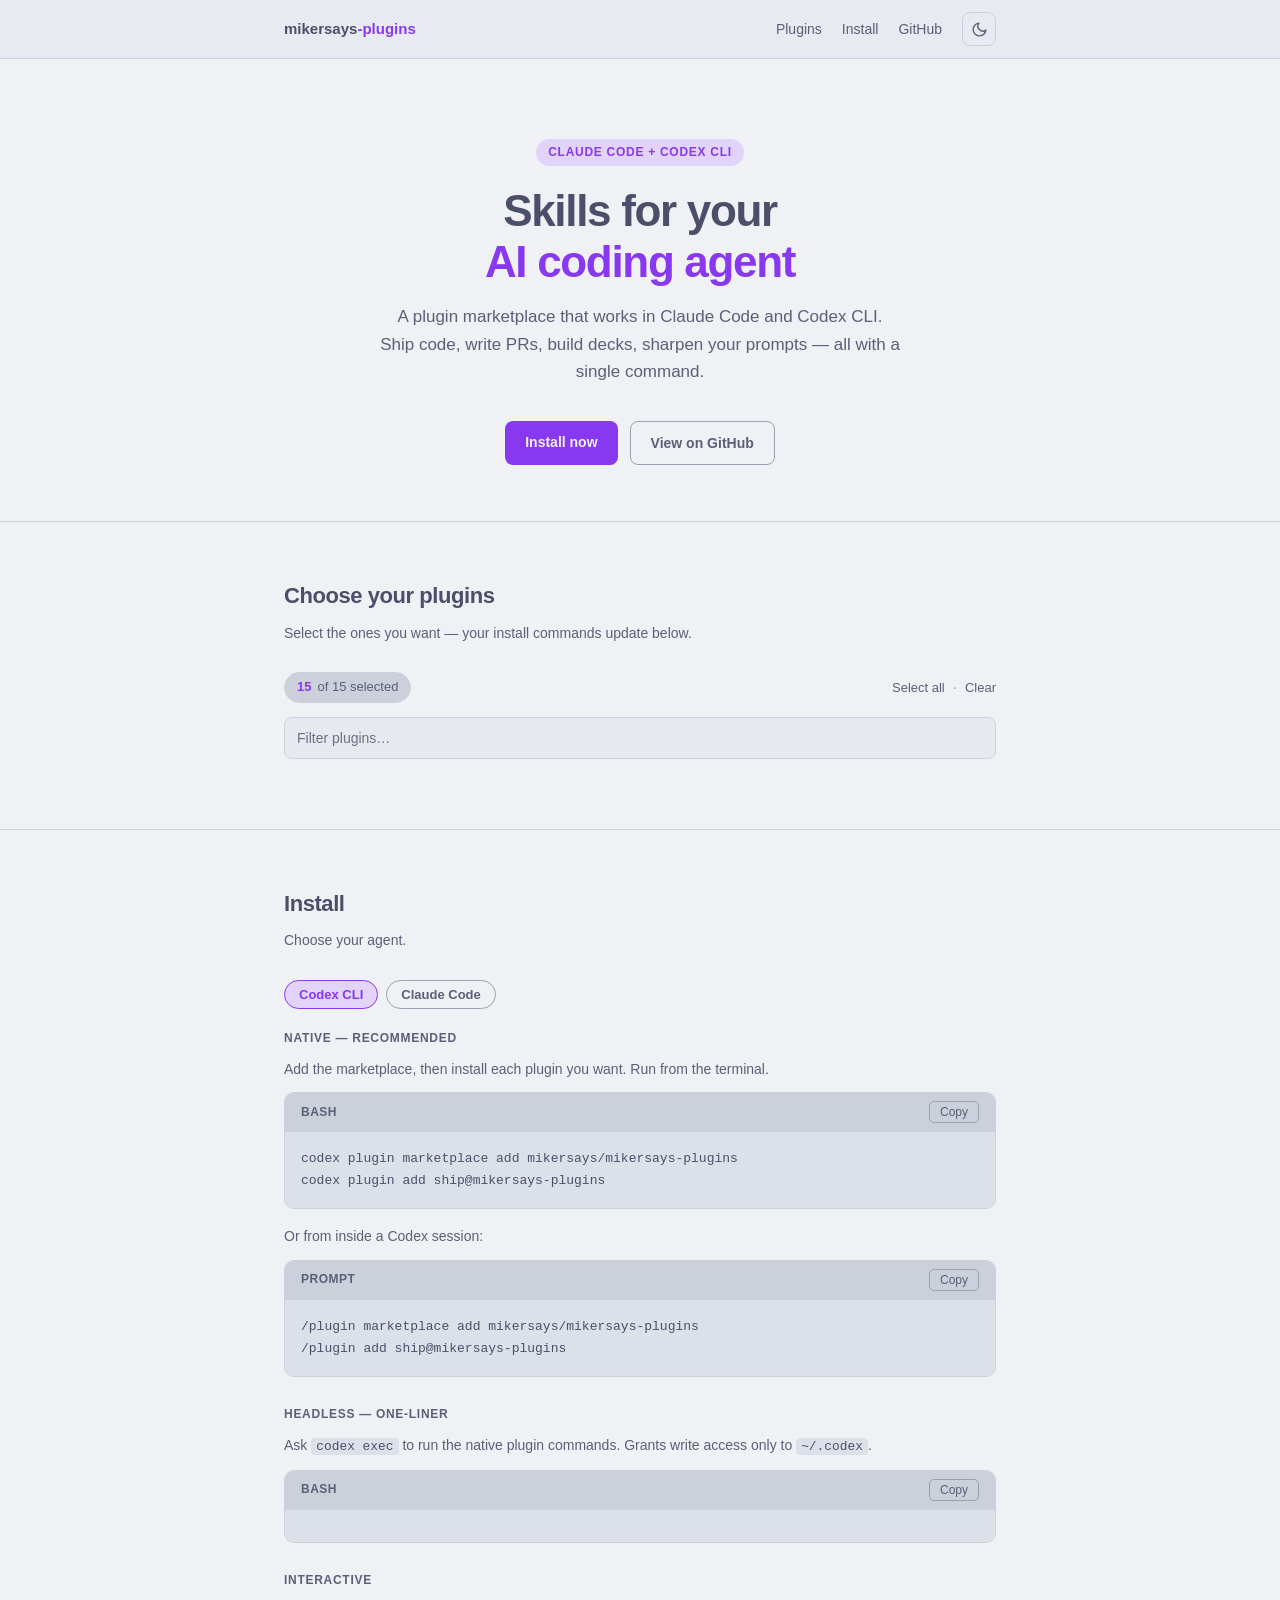
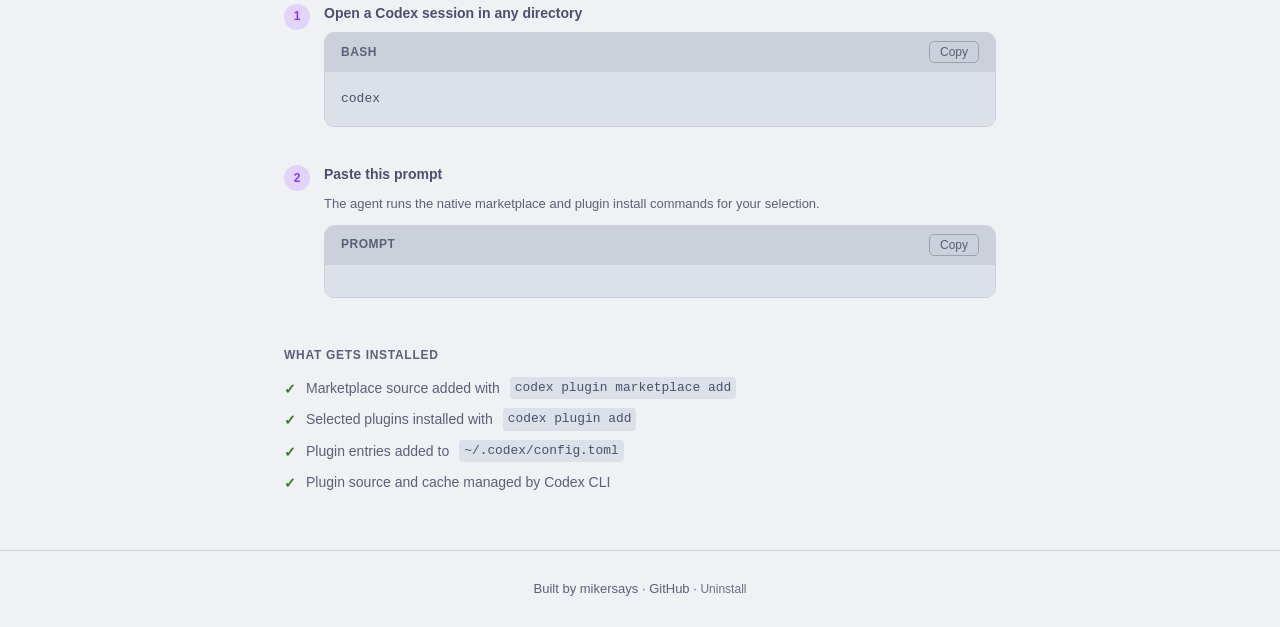
<file: docs/index.html>
<!DOCTYPE html>
<html lang="en">
<head>
  <meta charset="UTF-8" />
  <meta name="viewport" content="width=device-width, initial-scale=1.0" />
  <title>mikersays-plugins</title>
  <meta name="description" content="A plugin marketplace for Claude Code and Codex CLI: ship code, write PRs, build decks, generate diagrams, and more." />
  <script>
    try {
      var t = localStorage.getItem('theme');
      if (t === 'light' || t === 'dark') document.documentElement.setAttribute('data-theme', t);
    } catch (e) {}
  </script>
  <style>
    *, *::before, *::after { box-sizing: border-box; margin: 0; padding: 0; }

    /* Catppuccin Mocha (dark) is the default; Latte (light) follows the system
       setting unless the visitor picks a theme with the toggle. */
    :root {
      color-scheme: dark;
      --bg: #1e1e2e;          /* base */
      --nav-bg: #181825;      /* mantle */
      --code-bg: #11111b;     /* crust */
      --surface: #181825;     /* mantle */
      --surface2: #313244;    /* surface0 */
      --border: #313244;      /* surface0 */
      --border-strong: #585b70; /* surface2 */
      --text: #cdd6f4;
      --muted: #a6adc8;       /* subtext0 */
      --faint: #7f849c;       /* overlay1 */
      --accent: #cba6f7;      /* mauve */
      --accent-dim: #3b3158;
      --on-accent: #11111b;
      --green: #a6e3a1;
      --green-dim: #1f3a2c;
      --warn: #f9e2af;
      --focus: #89b4fa;       /* blue */
    }
    @media (prefers-color-scheme: light) {
      :root:not([data-theme="dark"]) {
        color-scheme: light;
        --bg: #eff1f5;
        --nav-bg: #e6e9ef;
        --code-bg: #dce0e8;
        --surface: #e6e9ef;
        --surface2: #ccd0da;
        --border: #ccd0da;
        --border-strong: #9ca0b0;
        --text: #4c4f69;
        --muted: #5c5f77;
        --faint: #6c6f85;
        --accent: #8839ef;
        --accent-dim: #e2d3fb;
        --on-accent: #eff1f5;
        --green: #2f7d20;
        --green-dim: #d9efd5;
        --warn: #a8610b;
        --focus: #1e66f5;
      }
    }
    :root[data-theme="light"] {
      color-scheme: light;
      --bg: #eff1f5;
      --nav-bg: #e6e9ef;
      --code-bg: #dce0e8;
      --surface: #e6e9ef;
      --surface2: #ccd0da;
      --border: #ccd0da;
      --border-strong: #9ca0b0;
      --text: #4c4f69;
      --muted: #5c5f77;
      --faint: #6c6f85;
      --accent: #8839ef;
      --accent-dim: #e2d3fb;
      --on-accent: #eff1f5;
      --green: #2f7d20;
      --green-dim: #d9efd5;
      --warn: #a8610b;
      --focus: #1e66f5;
    }

    html { scroll-behavior: smooth; scroll-padding-top: 72px; }
    @media (prefers-reduced-motion: reduce) {
      html { scroll-behavior: auto; }
      * { transition: none !important; }
    }

    body {
      background: var(--bg);
      color: var(--text);
      font-family: -apple-system, BlinkMacSystemFont, "Segoe UI", sans-serif;
      font-size: 15px;
      line-height: 1.6;
      -webkit-font-smoothing: antialiased;
    }

    :focus-visible { outline: 2px solid var(--focus); outline-offset: 2px; border-radius: 4px; }

    .container { max-width: 760px; margin: 0 auto; padding: 0 24px; }

    /* ── Nav ── */
    nav {
      position: sticky;
      top: 0;
      z-index: 10;
      background: color-mix(in srgb, var(--nav-bg) 88%, transparent);
      backdrop-filter: blur(10px);
      -webkit-backdrop-filter: blur(10px);
      border-bottom: 1px solid var(--border);
      padding: 12px 0;
    }
    nav .container { display: flex; align-items: center; justify-content: space-between; gap: 16px; }
    .nav-brand { font-weight: 700; font-size: 15px; color: var(--text); text-decoration: none; }
    .nav-brand span { color: var(--accent); }
    nav a { color: var(--muted); text-decoration: none; font-size: 14px; transition: color 0.15s; }
    nav a:hover { color: var(--text); }
    .nav-links { display: flex; gap: 20px; align-items: center; }
    .theme-toggle {
      background: none;
      border: 1px solid var(--border);
      color: var(--muted);
      width: 34px;
      height: 34px;
      border-radius: 8px;
      cursor: pointer;
      display: inline-flex;
      align-items: center;
      justify-content: center;
      transition: color 0.15s, border-color 0.15s;
    }
    .theme-toggle:hover { color: var(--text); border-color: var(--border-strong); }
    .theme-toggle svg { width: 17px; height: 17px; fill: none; stroke: currentColor; stroke-width: 2; stroke-linecap: round; stroke-linejoin: round; }
    .theme-toggle .icon-sun { display: none; }
    :root:not([data-theme="light"]) .theme-toggle .icon-sun { display: block; }
    :root:not([data-theme="light"]) .theme-toggle .icon-moon { display: none; }
    @media (prefers-color-scheme: light) {
      :root:not([data-theme="dark"]) .theme-toggle .icon-sun { display: none; }
      :root:not([data-theme="dark"]) .theme-toggle .icon-moon { display: block; }
    }
    :root[data-theme="light"] .theme-toggle .icon-sun { display: none; }
    :root[data-theme="light"] .theme-toggle .icon-moon { display: block; }

    /* ── Hero ── */
    .hero { padding: 80px 0 56px; text-align: center; }
    .badge {
      display: inline-block;
      background: var(--accent-dim);
      color: var(--accent);
      font-size: 12px;
      font-weight: 600;
      letter-spacing: 0.06em;
      text-transform: uppercase;
      padding: 4px 12px;
      border-radius: 20px;
      margin-bottom: 20px;
    }
    h1 {
      font-size: clamp(28px, 5vw, 44px);
      font-weight: 800;
      letter-spacing: -0.03em;
      line-height: 1.15;
      margin-bottom: 16px;
    }
    h1 em { color: var(--accent); font-style: normal; }
    .hero-sub { color: var(--muted); font-size: 17px; max-width: 520px; margin: 0 auto 36px; }
    .hero-actions { display: flex; gap: 12px; justify-content: center; flex-wrap: wrap; }
    .btn {
      display: inline-block;
      padding: 10px 20px;
      border-radius: 8px;
      font-size: 14px;
      font-weight: 600;
      text-decoration: none;
      transition: opacity 0.15s, transform 0.1s, border-color 0.15s, color 0.15s;
      cursor: pointer;
      border: none;
    }
    .btn:hover { transform: translateY(-1px); }
    .btn-primary { background: var(--accent); color: var(--on-accent); }
    .btn-primary:hover { opacity: 0.88; }
    .btn-ghost { background: transparent; border: 1px solid var(--border-strong); color: var(--muted); }
    .btn-ghost:hover { color: var(--text); border-color: var(--accent); }

    /* ── Section ── */
    section { padding: 56px 0; border-top: 1px solid var(--border); }
    h2 { font-size: 22px; font-weight: 700; letter-spacing: -0.02em; margin-bottom: 8px; }
    .section-sub { color: var(--muted); font-size: 14px; margin-bottom: 28px; }
    .callout {
      background: var(--green-dim);
      border: 1px solid var(--green);
      border-radius: 8px;
      padding: 12px 14px;
      margin-bottom: 24px;
      font-size: 14px;
      line-height: 1.55;
      color: var(--text);
    }
    .callout strong { color: var(--green); }
    code {
      font-family: "SF Mono", "Fira Code", "Cascadia Code", monospace;
      color: var(--text);
    }
    .callout code, .section-sub code, .what-item code {
      background: var(--code-bg);
      border-radius: 4px;
      padding: 1px 5px;
      font-size: 0.92em;
    }
    h3 {
      font-size: 12px;
      font-weight: 700;
      color: var(--muted);
      text-transform: uppercase;
      letter-spacing: 0.06em;
      margin-bottom: 12px;
    }

    /* ── Plugin picker grid ── */
    .picker-header {
      display: flex;
      align-items: center;
      justify-content: space-between;
      flex-wrap: wrap;
      gap: 10px 16px;
      margin-bottom: 14px;
    }
    .picker-actions { display: flex; gap: 8px; align-items: center; }
    .picker-actions .sep { color: var(--border-strong); }
    .text-btn {
      background: none;
      border: none;
      color: var(--muted);
      font-size: 13px;
      cursor: pointer;
      padding: 2px 0;
      transition: color 0.15s;
    }
    .text-btn:hover { color: var(--accent); }
    .search {
      width: 100%;
      background: var(--surface);
      border: 1px solid var(--border);
      border-radius: 8px;
      color: var(--text);
      font: inherit;
      font-size: 14px;
      padding: 9px 12px;
      margin-bottom: 14px;
      transition: border-color 0.15s;
    }
    .search::placeholder { color: var(--faint); }
    .search:hover { border-color: var(--border-strong); }
    .no-results { grid-column: 1 / -1; text-align: center; color: var(--muted); font-size: 14px; padding: 24px 0; }

    .plugins-grid {
      display: grid;
      grid-template-columns: repeat(auto-fill, minmax(220px, 1fr));
      gap: 10px;
    }
    .plugin-card {
      background: var(--surface);
      border: 2px solid var(--border);
      border-radius: 10px;
      padding: 14px 16px;
      cursor: pointer;
      transition: border-color 0.15s, background 0.15s;
      user-select: none;
      position: relative;
    }
    .plugin-card:hover { border-color: var(--border-strong); }
    .plugin-card.selected {
      border-color: var(--accent);
      background: color-mix(in srgb, var(--accent) 8%, var(--surface));
    }
    .plugin-card-top {
      display: flex;
      align-items: flex-start;
      justify-content: space-between;
      margin-bottom: 6px;
    }
    .plugin-name {
      font-family: "SF Mono", "Fira Code", monospace;
      font-size: 13px;
      font-weight: 600;
      color: var(--accent);
    }
    .plugin-name::before { content: "/"; opacity: 0.55; }
    .checkmark {
      width: 18px;
      height: 18px;
      border-radius: 5px;
      border: 1.5px solid var(--border-strong);
      flex-shrink: 0;
      display: flex;
      align-items: center;
      justify-content: center;
      transition: all 0.15s;
      font-size: 11px;
    }
    .plugin-card.selected .checkmark {
      background: var(--accent);
      border-color: var(--accent);
      color: var(--on-accent);
    }
    .plugin-desc { font-size: 13px; color: var(--muted); }

    /* ── Selection summary pill ── */
    .selection-pill {
      display: inline-flex;
      align-items: center;
      gap: 6px;
      background: var(--surface2);
      border: 1px solid var(--border);
      border-radius: 20px;
      padding: 4px 12px;
      font-size: 13px;
      color: var(--muted);
      transition: all 0.2s;
    }
    .selection-pill .count { color: var(--accent); font-weight: 700; }
    .none-selected-warn {
      background: color-mix(in srgb, var(--warn) 12%, transparent);
      border-color: color-mix(in srgb, var(--warn) 40%, transparent);
      color: var(--warn);
    }

    /* ── Tabs ── */
    .tabs { display: flex; gap: 8px; margin-bottom: 20px; }
    .tab {
      padding: 6px 14px;
      border-radius: 20px;
      font-size: 13px;
      font-weight: 600;
      cursor: pointer;
      border: 1px solid var(--border-strong);
      color: var(--muted);
      background: none;
      transition: all 0.15s;
    }
    .tab:hover { color: var(--text); }
    .tab.active { background: var(--accent-dim); border-color: var(--accent); color: var(--accent); }
    .tab-content { display: none; }
    .tab-content.active { display: block; }

    /* ── Install blocks ── */
    .install-block {
      background: var(--surface);
      border: 1px solid var(--border);
      border-radius: 10px;
      overflow: hidden;
      margin-bottom: 16px;
    }
    .block-header {
      display: flex;
      align-items: center;
      justify-content: space-between;
      padding: 8px 16px;
      border-bottom: 1px solid var(--border);
      background: var(--surface2);
    }
    .block-label { font-size: 12px; font-weight: 600; color: var(--muted); letter-spacing: 0.04em; text-transform: uppercase; }
    .copy-btn {
      background: none;
      border: 1px solid var(--border-strong);
      color: var(--muted);
      font-size: 12px;
      padding: 3px 10px;
      border-radius: 5px;
      cursor: pointer;
      transition: color 0.15s, border-color 0.15s;
    }
    .copy-btn:hover { color: var(--text); border-color: var(--accent); }
    .copy-btn.copied { color: var(--green); border-color: var(--green); }
    pre {
      padding: 16px;
      overflow-x: auto;
      font-family: "SF Mono", "Fira Code", "Cascadia Code", monospace;
      font-size: 13px;
      line-height: 1.7;
      background: var(--code-bg);
    }
    @media (max-width: 640px) {
      .hero { padding: 56px 0 40px; }
      .nav-links { gap: 14px; }
      pre {
        white-space: pre-wrap;
        word-break: break-word;
        overflow-wrap: anywhere;
      }
    }
    .c { color: var(--faint); }        /* comment */
    .kw { color: var(--accent); }      /* keyword / prompt text */

    /* empty state */
    .empty-state {
      padding: 20px;
      text-align: center;
      color: var(--muted);
      font-size: 13px;
      background: var(--code-bg);
    }

    /* ── Steps ── */
    .steps { counter-reset: step; display: flex; flex-direction: column; gap: 20px; }
    .step { display: flex; gap: 14px; align-items: flex-start; }
    .step-num {
      counter-increment: step;
      flex-shrink: 0;
      width: 26px; height: 26px;
      background: var(--accent-dim);
      color: var(--accent);
      border-radius: 50%;
      font-size: 12px; font-weight: 700;
      display: flex; align-items: center; justify-content: center;
      margin-top: 2px;
    }
    .step-num::before { content: counter(step); }
    .step-body { flex: 1; min-width: 0; }
    .step-title { font-weight: 600; margin-bottom: 8px; font-size: 14px; }
    .step-desc { color: var(--muted); font-size: 13px; margin-bottom: 10px; }

    /* ── What you get ── */
    .what-list { display: flex; flex-direction: column; gap: 8px; margin-top: 12px; }
    .what-item { display: flex; align-items: flex-start; gap: 10px; font-size: 14px; color: var(--muted); }
    .what-item::before { content: "✓"; color: var(--green); font-weight: 700; flex-shrink: 0; margin-top: 1px; }

    /* ── Footer ── */
    footer { border-top: 1px solid var(--border); padding: 28px 0; text-align: center; color: var(--muted); font-size: 13px; }
    footer a { color: var(--muted); text-decoration: none; }
    footer a:hover { color: var(--text); }
    .uninstall-link { font-size: 12px; color: var(--faint); text-decoration: none; }
    .uninstall-link:hover { color: var(--muted); }
  </style>
</head>
<body>

<nav>
  <div class="container">
    <a class="nav-brand" href="#">mikersays<span>-plugins</span></a>
    <div class="nav-links">
      <a href="#plugins">Plugins</a>
      <a href="#install">Install</a>
      <a href="https://github.com/mikersays/mikersays-plugins" target="_blank" rel="noopener">GitHub</a>
      <button class="theme-toggle" id="theme-toggle" type="button" aria-label="Switch to light theme" title="Toggle theme">
        <svg class="icon-sun" viewBox="0 0 24 24" aria-hidden="true"><circle cx="12" cy="12" r="4"/><path d="M12 2v2M12 20v2M4.9 4.9l1.4 1.4M17.7 17.7l1.4 1.4M2 12h2M20 12h2M4.9 19.1l1.4-1.4M17.7 6.3l1.4-1.4"/></svg>
        <svg class="icon-moon" viewBox="0 0 24 24" aria-hidden="true"><path d="M21 12.8A9 9 0 1 1 11.2 3a7 7 0 0 0 9.8 9.8z"/></svg>
      </button>
    </div>
  </div>
</nav>

<header class="hero">
  <div class="container">
    <div class="badge">Claude Code + Codex CLI</div>
    <h1>Skills for your<br><em>AI coding agent</em></h1>
    <p class="hero-sub">A plugin marketplace that works in Claude Code and Codex CLI. Ship code, write PRs, build decks, sharpen your prompts — all with a single command.</p>
    <div class="hero-actions">
      <a href="#install" class="btn btn-primary">Install now</a>
      <a href="https://github.com/mikersays/mikersays-plugins" target="_blank" rel="noopener" class="btn btn-ghost">View on GitHub</a>
    </div>
  </div>
</header>

<main>

  <!-- Plugins picker -->
  <section id="plugins">
    <div class="container">
      <h2>Choose your plugins</h2>
      <p class="section-sub">Select the ones you want — your install commands update below.</p>

      <div class="picker-header">
        <div id="selection-pill" class="selection-pill" aria-live="polite">
          <span class="count" id="pill-count">15</span> of 15 selected
        </div>
        <div class="picker-actions">
          <button class="text-btn" onclick="selectAll()">Select all</button>
          <span class="sep" aria-hidden="true">·</span>
          <button class="text-btn" onclick="selectNone()">Clear</button>
        </div>
      </div>

      <input class="search" id="plugin-search" type="search" placeholder="Filter plugins…" aria-label="Filter plugins" autocomplete="off" />

      <div class="plugins-grid" id="plugins-grid">
        <!-- rendered by JS -->
      </div>
    </div>
  </section>

  <!-- Install -->
  <section id="install">
    <div class="container">
      <h2>Install</h2>
      <p class="section-sub">Choose your agent.</p>

      <div class="tabs" role="tablist">
        <button class="tab active" role="tab" aria-selected="true" aria-controls="tab-codex" onclick="switchTab('codex', event)">Codex CLI</button>
        <button class="tab" role="tab" aria-selected="false" aria-controls="tab-claude" onclick="switchTab('claude', event)">Claude Code</button>
      </div>

      <!-- Codex tab -->
      <div id="tab-codex" class="tab-content active" role="tabpanel">

        <h3 style="margin-bottom:10px;">Native — recommended</h3>
        <p class="section-sub" style="margin-bottom:12px;">
          Add the marketplace, then install each plugin you want. Run from the terminal.
        </p>

        <div class="install-block">
          <div class="block-header">
            <span class="block-label">bash</span>
            <button class="copy-btn" onclick="copyEl(this, 'cmd-native')">Copy</button>
          </div>
          <pre><code id="cmd-native">codex plugin marketplace add mikersays/mikersays-plugins
codex plugin add ship@mikersays-plugins</code></pre>
        </div>

        <p class="section-sub" style="margin-top:12px;margin-bottom:12px;">
          Or from inside a Codex session:
        </p>

        <div class="install-block">
          <div class="block-header">
            <span class="block-label">prompt</span>
            <button class="copy-btn" onclick="copyEl(this, 'cmd-native-session')">Copy</button>
          </div>
          <pre><code id="cmd-native-session">/plugin marketplace add mikersays/mikersays-plugins
/plugin add ship@mikersays-plugins</code></pre>
        </div>

        <h3 style="margin-top:28px;margin-bottom:10px;">Headless — one-liner</h3>
        <p class="section-sub" style="margin-bottom:12px;">
          Ask <code>codex exec</code> to run the native plugin commands. Grants write access only to <code>~/.codex</code>.
        </p>

        <div class="install-block">
          <div class="block-header">
            <span class="block-label">bash</span>
            <button class="copy-btn" id="btn-headless" onclick="copyEl(this, 'cmd-headless')">Copy</button>
          </div>
          <pre id="pre-headless"><code id="cmd-headless"></code></pre>
        </div>

        <h3 style="margin-top:28px;margin-bottom:12px;">Interactive</h3>
        <div class="steps">
          <div class="step">
            <div class="step-num" aria-hidden="true"></div>
            <div class="step-body">
              <div class="step-title">Open a Codex session in any directory</div>
              <div class="install-block">
                <div class="block-header">
                  <span class="block-label">bash</span>
                  <button class="copy-btn" onclick="copyEl(this, 'cmd-open')">Copy</button>
                </div>
                <pre><code id="cmd-open">codex</code></pre>
              </div>
            </div>
          </div>
          <div class="step">
            <div class="step-num" aria-hidden="true"></div>
            <div class="step-body">
              <div class="step-title">Paste this prompt</div>
              <div class="step-desc">The agent runs the native marketplace and plugin install commands for your selection.</div>
              <div class="install-block">
                <div class="block-header">
                  <span class="block-label">prompt</span>
                  <button class="copy-btn" id="btn-prompt" onclick="copyEl(this, 'cmd-prompt')">Copy</button>
                </div>
                <pre id="pre-prompt"><code id="cmd-prompt"></code></pre>
              </div>
            </div>
          </div>
        </div>

        <div style="margin-top:32px;">
          <h3>What gets installed</h3>
          <div class="what-list">
            <div class="what-item">Marketplace source added with <code>codex plugin marketplace add</code></div>
            <div class="what-item" id="what-plugins">Selected plugins installed with <code>codex plugin add</code></div>
            <div class="what-item">Plugin entries added to <code>~/.codex/config.toml</code></div>
            <div class="what-item">Plugin source and cache managed by Codex CLI</div>
          </div>
        </div>

      </div>

      <!-- Claude Code tab -->
      <div id="tab-claude" class="tab-content" role="tabpanel">
        <div class="callout">
          <strong>Launch Claude Code first.</strong> These are <em>slash commands</em>, not terminal commands.
          Start Claude Code in your project (run <code>claude</code> in your terminal, or open the desktop / IDE app),
          then type the commands below at the Claude Code prompt — don't paste them into your shell.
        </div>
        <h3>Add the marketplace</h3>
        <div class="install-block">
          <div class="block-header">
            <span class="block-label">slash command</span>
            <button class="copy-btn" onclick="copyEl(this, 'cmd-claude-add')">Copy</button>
          </div>
          <pre><code id="cmd-claude-add">/plugin marketplace add mikersays/mikersays-plugins</code></pre>
        </div>

        <h3 style="margin-top:28px;">Install your selected plugins</h3>
        <div class="install-block">
          <div class="block-header">
            <span class="block-label">slash commands</span>
            <button class="copy-btn" id="btn-claude-install" onclick="copyEl(this, 'cmd-claude-install')">Copy</button>
          </div>
          <pre id="pre-claude-install"><code id="cmd-claude-install"></code></pre>
        </div>

        <h3 style="margin-top:28px;">Usage</h3>
        <div class="install-block">
          <div class="block-header">
            <span class="block-label">examples</span>
          </div>
          <pre><code><span class="c"># Commit and push all changes</span>
/ship fix login redirect

<span class="c"># Open a PR</span>
/pr add dark mode toggle

<span class="c"># Review a doc</span>
/tech-writer docs/api.md

<span class="c"># Rewrite a runbook in Simplified Technical English</span>
/tech-writer docs/runbooks/failover.md ste

<span class="c"># Build a slide deck</span>
/deck microservices architecture

<span class="c"># Get an expert-grade rewrite of a task prompt</span>
/expert migrate our billing service to Postgres</code></pre>
        </div>
      </div>

    </div>
  </section>

</main>

<footer>
  <div class="container">
    <p>
      Built by <a href="https://github.com/mikersays" target="_blank" rel="noopener">mikersays</a> ·
      <a href="https://github.com/mikersays/mikersays-plugins" target="_blank" rel="noopener">GitHub</a> ·
      <a class="uninstall-link" href="https://github.com/mikersays/mikersays-plugins/blob/master/UNINSTALL.md" target="_blank" rel="noopener">Uninstall</a>
    </p>
  </div>
</footer>

<script>
  const PLUGINS = [
    { id: 'pr',          desc: 'Create a GitHub PR for the current branch with auto-generated title, summary, and test plan' },
    { id: 'tech-writer', desc: 'Review and rewrite documentation in place using either Google\'s Technical Writing guidelines or strict Simplified Technical English (ASD-STE100) &mdash; the standard is chosen per document, Google for READMEs and guides, STE for procedures, runbooks, and docs headed for translation' },
    { id: 'diagram',     desc: 'Generate an interactive SVG diagram (architecture, sequence, flowchart, ER) from a description' },
    { id: 'bootcamp',    desc: 'Spin up a swarm of expert subagents to build an interactive zero-to-hero course site on any topic — progressive modules, worked examples, exercises with solutions, checkpoints, a capstone, and progress tracking — shipped to docs/ and deployed on GitHub Pages' },
    { id: 'handoff',     desc: 'Audit session context and persist what matters for the next agent — decisions, dead ends, insights, and in-flight work' },
    { id: 'slop',        desc: 'Rewrite any text to maximally overuse every known AI-writing tell — em-dashes, the rule of three, "not X but Y", and the rest' },
    { id: 'gh-pages',    desc: 'Build or publish a static site on GitHub Pages — saves the site to docs/ and enables Pages from the docs/ folder on the default branch' },
    { id: 'okf',         desc: 'Author, index, and validate Open Knowledge Format (OKF v0.3) bundles — markdown concepts with YAML frontmatter for provenance, trust, lifecycle, and attested computations' },
    { id: 'expert',      desc: 'Turn a task description into a deeper, expert-grade prompt — what a top professional would do, their raw sources, methods and tools, and independent proof the result is right' },
    { id: 'end',         desc: 'Check that a session's work is finished and persisted before you close it, so the next agent has the context it needs' },
    { id: 'lipsync',     desc: 'Make a pixel-art character speak in sync with real audio — local narration on Apple Silicon, phoneme timestamps, a viseme frame plan, a PixelLab mouth sheet, an MP4 or web player, and a device pack for an ESP32 with a 1-bit OLED or an M5Stack StickS3' },
    { id: 'shared-browser', desc: 'Run one persistent Chrome that you view and drive through noVNC while the agent drives it over CDP — systemd user units on Linux, a Docker or Podman container on any host including macOS, or a launchd-managed Chrome on a Mac desktop, locally or on a remote host over SSH' },
  ];

  let selected = new Set(PLUGINS.map(p => p.id));

  // ── Render plugin cards ──────────────────────────────────────────
  function renderGrid() {
    const grid = document.getElementById('plugins-grid');
    const focusedId = document.activeElement && document.activeElement.dataset ? document.activeElement.dataset.id : null;
    const q = (document.getElementById('plugin-search').value || '').trim().toLowerCase();
    const shown = PLUGINS.filter(p => !q || p.id.includes(q) || p.desc.toLowerCase().includes(q));
    if (!shown.length) {
      grid.innerHTML = '<div class="no-results">No plugins match your filter.</div>';
      return;
    }
    grid.innerHTML = shown.map(p => `
      <div class="plugin-card ${selected.has(p.id) ? 'selected' : ''}"
           onclick="toggle('${p.id}')" role="checkbox"
           aria-checked="${selected.has(p.id)}" tabindex="0"
           data-id="${p.id}"
           onkeydown="if(event.key==='Enter'||event.key===' '){event.preventDefault();toggle('${p.id}')}">
        <div class="plugin-card-top">
          <div class="plugin-name">${p.id}</div>
          <div class="checkmark">${selected.has(p.id) ? '✓' : ''}</div>
        </div>
        <div class="plugin-desc">${p.desc}</div>
      </div>
    `).join('');
    if (focusedId) {
      const again = grid.querySelector(`[data-id="${focusedId}"]`);
      if (again) again.focus();
    }
  }

  // ── Update pill ──────────────────────────────────────────────────
  function renderPill() {
    const n = selected.size;
    const pill = document.getElementById('selection-pill');
    if (n === 0) {
      pill.classList.add('none-selected-warn');
      pill.innerHTML = '⚠ No plugins selected';
    } else {
      pill.classList.remove('none-selected-warn');
      pill.innerHTML = `<span class="count">${n}</span> of ${PLUGINS.length} selected`;
    }
  }

  // ── Build install commands ───────────────────────────────────────
  function renderCommands() {
    const sel = PLUGINS.filter(p => selected.has(p.id));
    const ids  = sel.map(p => p.id);
    const all  = ids.length === PLUGINS.length;
    const none = ids.length === 0;
    const nativeCommands = ids => ['codex plugin marketplace add mikersays/mikersays-plugins']
      .concat(ids.map(id => `codex plugin add ${id}@mikersays-plugins`));
    const sessionCommands = ids => ['/plugin marketplace add mikersays/mikersays-plugins']
      .concat(ids.map(id => `/plugin add ${id}@mikersays-plugins`));

    // ── Codex native commands ──
    const nativeEl = document.getElementById('cmd-native');
    const nativeSessionEl = document.getElementById('cmd-native-session');
    if (nativeEl) {
      nativeEl.textContent = none
        ? 'Select at least one plugin above.'
        : nativeCommands(ids).join('\n');
    }
    if (nativeSessionEl) {
      nativeSessionEl.textContent = none
        ? 'Select at least one plugin above.'
        : sessionCommands(ids).join('\n');
    }

    // ── Codex headless ──
    const headlessEl = document.getElementById('cmd-headless');
    const preHeadless = document.getElementById('pre-headless');
    if (none) {
      preHeadless.innerHTML = '<div class="empty-state">Select at least one plugin above.</div>';
    } else {
      const prompt = `Install these Codex plugins using native plugin commands only:\n\n${nativeCommands(ids).join('\n')}\n\nVerify the installed plugins and report the final result.`;
      preHeadless.innerHTML = '';
      preHeadless.appendChild(Object.assign(document.createElement('code'), {
        id: 'cmd-headless',
        textContent: `codex exec --full-auto --add-dir ~/.codex --skip-git-repo-check '${prompt}'`
      }));
    }

    // ── Codex interactive prompt ──
    const prePrompt = document.getElementById('pre-prompt');
    if (none) {
      prePrompt.innerHTML = '<div class="empty-state">Select at least one plugin above.</div>';
    } else {
      prePrompt.innerHTML = '';
      const span = document.createElement('span');
      span.className = 'kw';
      span.id = 'cmd-prompt';
      span.textContent =
`Install these Codex plugins using native plugin commands only:

${nativeCommands(ids).join('\n')}

Verify the installed plugins and report the final result.`;
      const code = document.createElement('code');
      code.appendChild(span);
      prePrompt.appendChild(code);
    }

    // ── Claude Code install commands ──
    const preClaude = document.getElementById('pre-claude-install');
    if (none) {
      preClaude.innerHTML = '<div class="empty-state">Select at least one plugin above.</div>';
    } else {
      preClaude.innerHTML = '';
      const code = document.createElement('code');
      code.id = 'cmd-claude-install';
      code.textContent = ids.map(id => `/plugin install ${id}@mikersays-plugins`).join('\n');
      preClaude.appendChild(code);
    }

    // ── "what gets installed" summary ──
    const whatPlugins = document.getElementById('what-plugins');
    if (none) {
      whatPlugins.textContent = 'No plugins selected.';
    } else if (all) {
      whatPlugins.innerHTML = `All ${PLUGINS.length} plugins selected for install`;
    } else {
      whatPlugins.innerHTML = `${ids.length} plugin${ids.length > 1 ? 's' : ''} selected: <strong>${ids.join(', ')}</strong>`;
    }
  }

  // ── Actions ─────────────────────────────────────────────────────
  function toggle(id) {
    if (selected.has(id)) selected.delete(id);
    else selected.add(id);
    render();
  }
  function selectAll()  { selected = new Set(PLUGINS.map(p => p.id)); render(); }
  function selectNone() { selected = new Set(); render(); }
  function render()     { renderGrid(); renderPill(); renderCommands(); }

  // ── Tabs ─────────────────────────────────────────────────────────
  function switchTab(name, e) {
    document.querySelectorAll('.tab').forEach(t => { t.classList.remove('active'); t.setAttribute('aria-selected', 'false'); });
    document.querySelectorAll('.tab-content').forEach(t => t.classList.remove('active'));
    document.getElementById(`tab-${name}`).classList.add('active');
    if (e) { e.currentTarget.classList.add('active'); e.currentTarget.setAttribute('aria-selected', 'true'); }
  }

  // ── Copy ─────────────────────────────────────────────────────────
  function copyEl(btn, id) {
    const el = document.getElementById(id);
    if (!el) return;
    const text = el.innerText || el.textContent;
    const done = ok => {
      btn.textContent = ok ? 'Copied!' : 'Press Ctrl+C';
      btn.classList.toggle('copied', ok);
      setTimeout(() => { btn.textContent = 'Copy'; btn.classList.remove('copied'); }, 2000);
    };
    if (!navigator.clipboard) {
      const range = document.createRange();
      range.selectNodeContents(el);
      const sel = window.getSelection();
      sel.removeAllRanges();
      sel.addRange(range);
      done(false);
      return;
    }
    navigator.clipboard.writeText(text).then(() => done(true), () => done(false));
  }

  // ── Theme ────────────────────────────────────────────────────────
  const root = document.documentElement;
  const themeBtn = document.getElementById('theme-toggle');
  const isLight = () => root.getAttribute('data-theme')
    ? root.getAttribute('data-theme') === 'light'
    : window.matchMedia('(prefers-color-scheme: light)').matches;
  function syncThemeLabel() {
    themeBtn.setAttribute('aria-label', isLight() ? 'Switch to dark theme (Catppuccin Mocha)' : 'Switch to light theme (Catppuccin Latte)');
  }
  themeBtn.addEventListener('click', () => {
    const next = isLight() ? 'dark' : 'light';
    root.setAttribute('data-theme', next);
    try { localStorage.setItem('theme', next); } catch (e) {}
    syncThemeLabel();
  });
  window.matchMedia('(prefers-color-scheme: light)').addEventListener('change', syncThemeLabel);
  syncThemeLabel();

  // ── Init ─────────────────────────────────────────────────────────
  document.getElementById('plugin-search').addEventListener('input', renderGrid);
  render();
</script>

</body>
</html>
</file>
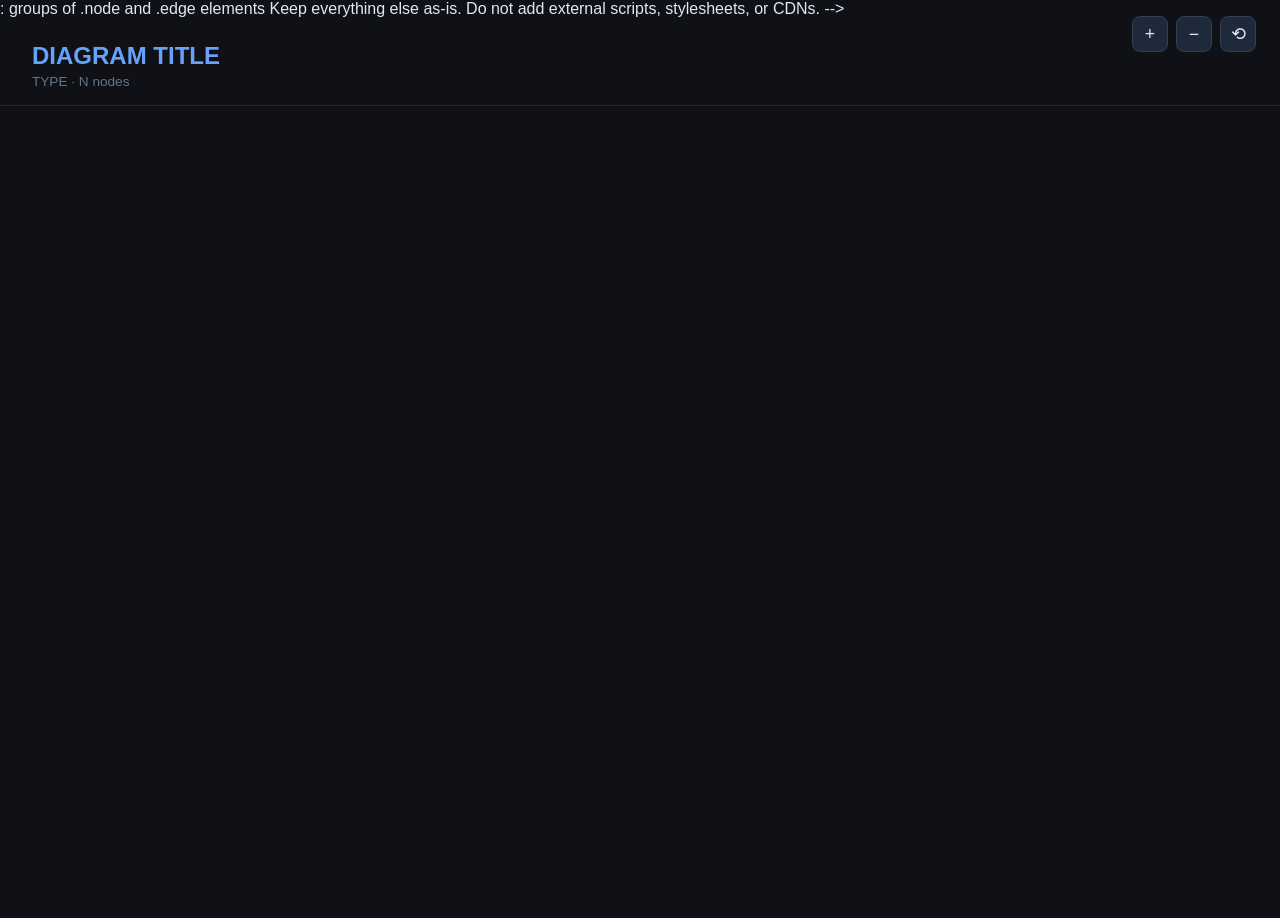
<file: plugins/diagram/skills/diagram/references/template.html>
<!--
  Diagram template — copy verbatim, then fill in:
    - <title> and <h1>          : the diagram title
    - .subtitle                  : "TYPE · N nodes"
    - svg viewBox + vb/INIT      : match the computed bounding box
    - aria-label on <svg>        : same as title
    - <!-- DIAGRAM CONTENT -->   : groups of .node and .edge elements

  Keep everything else as-is. Do not add external scripts, stylesheets, or CDNs.
-->
<!DOCTYPE html>
<html lang="en">
<head>
<meta charset="UTF-8">
<meta name="viewport" content="width=device-width, initial-scale=1.0">
<title>DIAGRAM TITLE</title>
<style>
  * { margin: 0; padding: 0; box-sizing: border-box; }

  body {
    font-family: -apple-system, BlinkMacSystemFont, "Segoe UI", Roboto, Helvetica, Arial, sans-serif;
    background: #0f1117;
    color: #e2e8f0;
    overflow: hidden;
    height: 100vh;
  }

  .container {
    background: #0f1117;
    height: 100vh;
    display: flex;
    flex-direction: column;
  }

  .header {
    padding: 1.5rem 2rem 1rem;
    border-bottom: 1px solid #1e293b;
    position: relative;
  }

  .header h1 {
    font-size: 1.5rem;
    font-weight: 700;
    background: linear-gradient(135deg, #60a5fa, #a78bfa);
    -webkit-background-clip: text;
    -webkit-text-fill-color: transparent;
    background-clip: text;
    padding-right: 8rem;
  }

  .header .subtitle {
    font-size: 0.85rem;
    color: #64748b;
    margin-top: 0.25rem;
  }

  .controls {
    position: absolute;
    top: 1rem;
    right: 1.5rem;
    display: flex;
    gap: 0.5rem;
    z-index: 20;
  }

  .controls button {
    width: 36px;
    height: 36px;
    border-radius: 8px;
    border: 1px solid #334155;
    background: #1e293b;
    color: #e2e8f0;
    font-size: 1.1rem;
    cursor: pointer;
    display: flex;
    align-items: center;
    justify-content: center;
    transition: background 0.15s;
  }

  .controls button:hover {
    background: #334155;
  }

  .controls button:focus-visible {
    outline: 2px solid #60a5fa;
    outline-offset: 2px;
  }

  .canvas {
    flex: 1;
    overflow: hidden;
    cursor: grab;
    position: relative;
  }

  .canvas.panning {
    cursor: grabbing;
  }

  svg {
    width: 100%;
    height: 100%;
  }

  /* Node styles */
  .node {
    cursor: pointer;
  }

  .node rect, .node circle, .node polygon {
    stroke-width: 2;
    transition: filter 0.15s;
  }

  .node:hover rect, .node:hover circle, .node:hover polygon {
    filter: brightness(1.3);
  }

  .node:focus {
    outline: none;
  }

  .node:focus rect, .node:focus circle, .node:focus polygon {
    filter: brightness(1.3);
    stroke-dasharray: 4 2;
  }

  .node text {
    font-family: -apple-system, BlinkMacSystemFont, "Segoe UI", Roboto, sans-serif;
    font-size: 13px;
    fill: #e2e8f0;
    text-anchor: middle;
    dominant-baseline: central;
    pointer-events: none;
  }

  /* Edge styles */
  .edge line, .edge path {
    stroke: #475569;
    stroke-width: 1.5;
    fill: none;
  }

  .edge polygon {
    fill: #475569;
    stroke: none;
  }

  .edge-label {
    font-family: -apple-system, BlinkMacSystemFont, "Segoe UI", Roboto, sans-serif;
    font-size: 11px;
    fill: #94a3b8;
    text-anchor: middle;
    pointer-events: none;
  }

  /* Group / subgraph box */
  .group-box {
    fill: rgba(30, 41, 59, 0.3);
    stroke: #334155;
    stroke-width: 1;
    stroke-dasharray: 6 3;
    rx: 12;
  }

  .group-label {
    font-family: -apple-system, BlinkMacSystemFont, "Segoe UI", Roboto, sans-serif;
    font-size: 11px;
    fill: #64748b;
    text-anchor: start;
    font-weight: 600;
    text-transform: uppercase;
    letter-spacing: 0.05em;
  }

  /* Tooltip */
  .tooltip {
    position: fixed;
    display: none;
    background: #1e293b;
    border: 1px solid #334155;
    border-radius: 8px;
    padding: 8px 12px;
    box-shadow: 0 8px 24px rgba(0,0,0,.5);
    z-index: 1000;
    pointer-events: none;
    max-width: 280px;
  }

  .tooltip .tip-title {
    font-weight: 600;
    font-size: 0.85rem;
    color: #f1f5f9;
    margin-bottom: 2px;
  }

  .tooltip .tip-desc {
    font-size: 0.8rem;
    color: #94a3b8;
    line-height: 1.4;
  }

  /* Node colour palette — rect */
  .node-blue rect    { fill: #1e3a5f; stroke: #3b82f6; }
  .node-indigo rect  { fill: #2e1065; stroke: #6366f1; }
  .node-violet rect  { fill: #3b0764; stroke: #8b5cf6; }
  .node-teal rect    { fill: #042f2e; stroke: #14b8a6; }
  .node-green rect   { fill: #052e16; stroke: #22c55e; }
  .node-cyan rect    { fill: #083344; stroke: #06b6d4; }
  .node-slate rect   { fill: #1e293b; stroke: #64748b; }
  .node-orange rect  { fill: #431407; stroke: #f97316; }
  .node-amber rect   { fill: #451a03; stroke: #f59e0b; }
  .node-rose rect    { fill: #4c0519; stroke: #f43f5e; }

  /* Node colour palette — circle */
  .node-blue circle    { fill: #1e3a5f; stroke: #3b82f6; }
  .node-indigo circle  { fill: #2e1065; stroke: #6366f1; }
  .node-violet circle  { fill: #3b0764; stroke: #8b5cf6; }
  .node-teal circle    { fill: #042f2e; stroke: #14b8a6; }
  .node-green circle   { fill: #052e16; stroke: #22c55e; }
  .node-cyan circle    { fill: #083344; stroke: #06b6d4; }
  .node-slate circle   { fill: #1e293b; stroke: #64748b; }
  .node-orange circle  { fill: #431407; stroke: #f97316; }
  .node-amber circle   { fill: #451a03; stroke: #f59e0b; }
  .node-rose circle    { fill: #4c0519; stroke: #f43f5e; }

  /* Node colour palette — polygon (diamonds) */
  .node-blue polygon    { fill: #1e3a5f; stroke: #3b82f6; }
  .node-indigo polygon  { fill: #2e1065; stroke: #6366f1; }
  .node-violet polygon  { fill: #3b0764; stroke: #8b5cf6; }
  .node-teal polygon    { fill: #042f2e; stroke: #14b8a6; }
  .node-green polygon   { fill: #052e16; stroke: #22c55e; }
  .node-cyan polygon    { fill: #083344; stroke: #06b6d4; }
  .node-slate polygon   { fill: #1e293b; stroke: #64748b; }
  .node-orange polygon  { fill: #431407; stroke: #f97316; }
  .node-amber polygon   { fill: #451a03; stroke: #f59e0b; }
  .node-rose polygon    { fill: #4c0519; stroke: #f43f5e; }
</style>
</head>
<body>

<div class="container">
  <div class="header">
    <h1>DIAGRAM TITLE</h1>
    <p class="subtitle">TYPE · N nodes</p>
  </div>
  <div class="controls" role="toolbar" aria-label="Diagram controls">
    <button onclick="zoomIn()" aria-label="Zoom in" title="Zoom in">+</button>
    <button onclick="zoomOut()" aria-label="Zoom out" title="Zoom out">&#8722;</button>
    <button onclick="resetView()" aria-label="Reset view" title="Reset view">&#10226;</button>
  </div>
  <div class="canvas" id="canvas">
    <svg id="svg" viewBox="0 0 1200 800" role="img" aria-label="DIAGRAM TITLE">
      <defs>
        <marker id="arrow" viewBox="0 0 10 10" refX="10" refY="5"
          markerWidth="6" markerHeight="6" orient="auto-start-reverse">
          <path d="M 0 0 L 10 5 L 0 10 z" fill="#475569"/>
        </marker>
      </defs>
      <!-- DIAGRAM CONTENT: groups of .node and .edge elements -->
    </svg>
  </div>
</div>

<div class="tooltip" id="tooltip" role="tooltip">
  <div class="tip-title" id="tip-title"></div>
  <div class="tip-desc" id="tip-desc"></div>
</div>

<script>
const svg = document.getElementById('svg');
const canvas = document.getElementById('canvas');
const tooltip = document.getElementById('tooltip');
const tipTitle = document.getElementById('tip-title');
const tipDesc = document.getElementById('tip-desc');

// --- Viewbox state ---
let vb = { x: 0, y: 0, w: 1200, h: 800 };
const INIT = { ...vb };
const MIN_ZOOM = 0.2;  // viewBox can shrink to 20% of initial (max zoom-in)
const MAX_ZOOM = 5;    // viewBox can grow to 500% of initial (max zoom-out)
let isPanning = false, startX, startY;

function applyVB() {
  svg.setAttribute('viewBox', `${vb.x} ${vb.y} ${vb.w} ${vb.h}`);
}

function zoomIn()  { zoom(0.8); }
function zoomOut() { zoom(1.25); }
function resetView() { vb = { ...INIT }; applyVB(); }

function zoom(factor) {
  const newW = vb.w * factor;
  const newH = vb.h * factor;
  if (newW < INIT.w * MIN_ZOOM || newW > INIT.w * MAX_ZOOM) return;
  const cx = vb.x + vb.w / 2, cy = vb.y + vb.h / 2;
  vb.w = newW; vb.h = newH;
  vb.x = cx - vb.w / 2; vb.y = cy - vb.h / 2;
  applyVB();
}

// Mouse wheel zoom
canvas.addEventListener('wheel', (e) => {
  e.preventDefault();
  zoom(e.deltaY > 0 ? 1.1 : 0.9);
}, { passive: false });

// Pan — mouse
canvas.addEventListener('mousedown', (e) => {
  if (e.target.closest('.node')) return; // don't start pan on node click
  isPanning = true;
  startX = e.clientX;
  startY = e.clientY;
  canvas.classList.add('panning');
});
window.addEventListener('mousemove', (e) => {
  if (!isPanning) return;
  const dx = (e.clientX - startX) * (vb.w / canvas.clientWidth);
  const dy = (e.clientY - startY) * (vb.h / canvas.clientHeight);
  vb.x -= dx; vb.y -= dy;
  startX = e.clientX; startY = e.clientY;
  applyVB();
});
window.addEventListener('mouseup', () => {
  isPanning = false;
  canvas.classList.remove('panning');
});

// Pan / pinch — touch
let touchStartX, touchStartY, lastTouchDist;
canvas.addEventListener('touchstart', (e) => {
  if (e.touches.length === 1) {
    touchStartX = e.touches[0].clientX;
    touchStartY = e.touches[0].clientY;
  } else if (e.touches.length === 2) {
    lastTouchDist = Math.hypot(
      e.touches[1].clientX - e.touches[0].clientX,
      e.touches[1].clientY - e.touches[0].clientY
    );
  }
}, { passive: true });

canvas.addEventListener('touchmove', (e) => {
  e.preventDefault();
  if (e.touches.length === 1) {
    const dx = (e.touches[0].clientX - touchStartX) * (vb.w / canvas.clientWidth);
    const dy = (e.touches[0].clientY - touchStartY) * (vb.h / canvas.clientHeight);
    vb.x -= dx; vb.y -= dy;
    touchStartX = e.touches[0].clientX;
    touchStartY = e.touches[0].clientY;
    applyVB();
  } else if (e.touches.length === 2) {
    const dist = Math.hypot(
      e.touches[1].clientX - e.touches[0].clientX,
      e.touches[1].clientY - e.touches[0].clientY
    );
    if (lastTouchDist) {
      zoom(lastTouchDist / dist);
    }
    lastTouchDist = dist;
  }
}, { passive: false });

canvas.addEventListener('touchend', () => { lastTouchDist = null; }, { passive: true });

// Keyboard navigation
document.addEventListener('keydown', (e) => {
  const step = 40;
  switch(e.key) {
    case '+': case '=': e.preventDefault(); zoomIn(); break;
    case '-': case '_': e.preventDefault(); zoomOut(); break;
    case '0':          e.preventDefault(); resetView(); break;
    case 'ArrowUp':    e.preventDefault(); vb.y -= step * (vb.h / INIT.h); applyVB(); break;
    case 'ArrowDown':  e.preventDefault(); vb.y += step * (vb.h / INIT.h); applyVB(); break;
    case 'ArrowLeft':  e.preventDefault(); vb.x -= step * (vb.w / INIT.w); applyVB(); break;
    case 'ArrowRight': e.preventDefault(); vb.x += step * (vb.w / INIT.w); applyVB(); break;
  }
});

// Tooltips
document.querySelectorAll('.node[data-tooltip]').forEach(node => {
  node.setAttribute('tabindex', '0');
  node.addEventListener('mouseenter', () => showTooltip(node));
  node.addEventListener('mousemove', (e) => positionTooltip(e.clientX, e.clientY));
  node.addEventListener('mouseleave', () => { tooltip.style.display = 'none'; });
  node.addEventListener('focus', () => {
    showTooltip(node);
    const rect = node.getBoundingClientRect();
    positionTooltip(rect.x + rect.width / 2, rect.y + rect.height);
  });
  node.addEventListener('blur', () => { tooltip.style.display = 'none'; });
});

function showTooltip(node) {
  tipTitle.textContent = node.getAttribute('data-label') || '';
  tipDesc.textContent = node.getAttribute('data-tooltip') || '';
  tooltip.style.display = 'block';
}

function positionTooltip(cx, cy) {
  let x = cx + 12, y = cy + 12;
  const tw = 280, th = 80;
  if (x + tw > window.innerWidth) x = cx - tw - 12;
  if (y + th > window.innerHeight) y = cy - th - 12;
  if (x < 0) x = 4;
  if (y < 0) y = 4;
  tooltip.style.left = x + 'px';
  tooltip.style.top = y + 'px';
}
</script>
</body>
</html>
</file>
